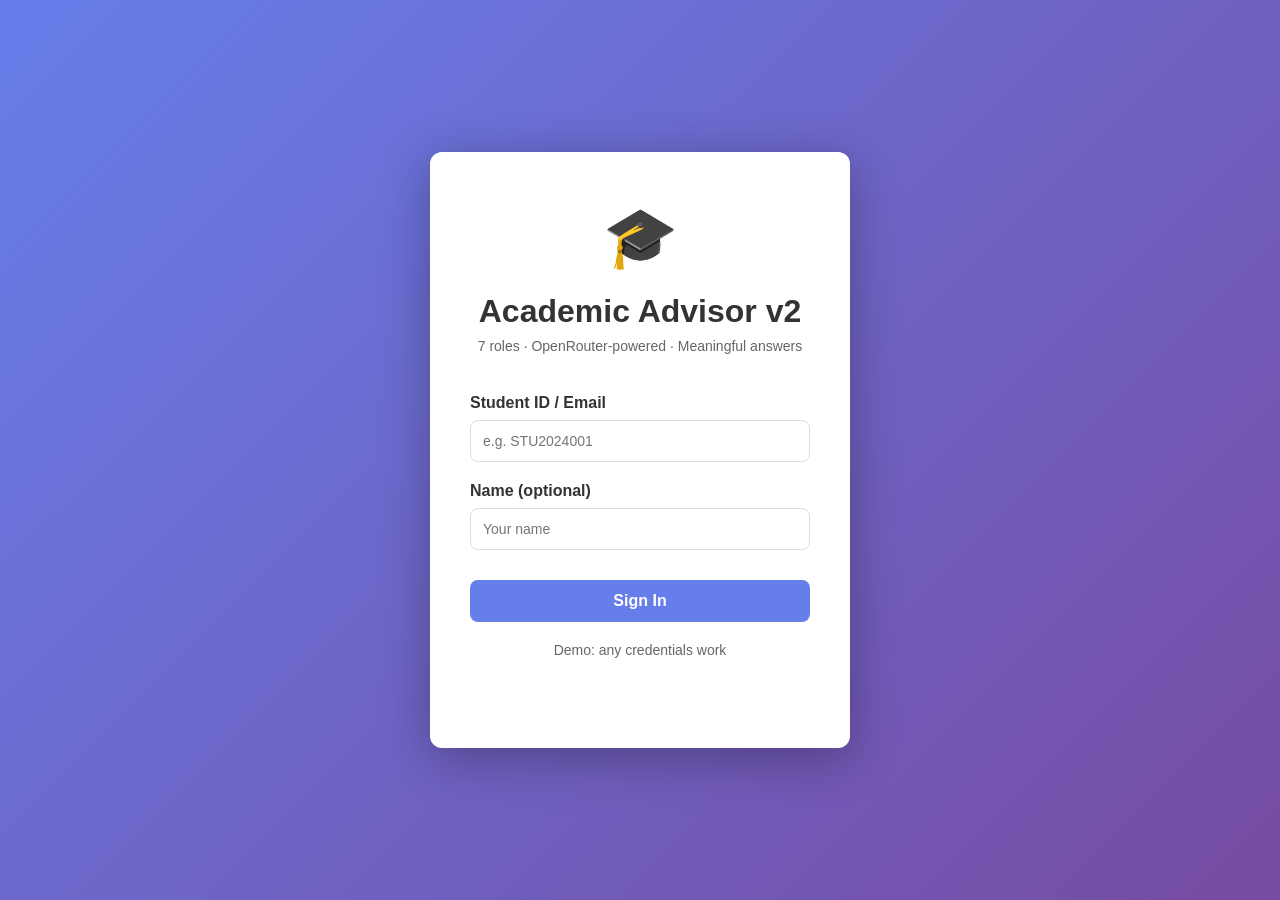
<file: templates/login.html>
<!DOCTYPE html>
<html lang="en">
<head>
    <meta charset="UTF-8">
    <meta name="viewport" content="width=device-width, initial-scale=1.0">
    <title>Academic Advisor v2 - Login</title>
    <style>
        * {
            margin: 0;
            padding: 0;
            box-sizing: border-box;
        }

        body {
            font-family: -apple-system, BlinkMacSystemFont, 'Segoe UI', Roboto, sans-serif;
            background: linear-gradient(135deg, #667eea 0%, #764ba2 100%);
            height: 100vh;
            display: flex;
            align-items: center;
            justify-content: center;
        }

        .login-box {
            background: white;
            padding: 50px 40px;
            border-radius: 12px;
            box-shadow: 0 10px 50px rgba(0,0,0,0.3);
            width: 100%;
            max-width: 420px;
            text-align: center;
        }

        .logo {
            font-size: 60px;
            margin-bottom: 20px;
        }

        .login-box h1 {
            color: #333;
            margin-bottom: 8px;
            font-size: 32px;
            font-weight: 700;
        }

        .login-box p {
            color: #666;
            margin-bottom: 40px;
            font-size: 14px;
        }

        .form-group {
            margin-bottom: 20px;
            text-align: left;
        }

        .form-group label {
            display: block;
            margin-bottom: 8px;
            font-weight: 600;
            color: #333;
        }

        .form-group input {
            width: 100%;
            padding: 12px;
            border: 1px solid #ddd;
            border-radius: 8px;
            font-size: 14px;
            transition: border-color 0.3s;
        }

        .form-group input:focus {
            outline: none;
            border-color: #667eea;
            box-shadow: 0 0 0 3px rgba(102, 126, 234, 0.1);
        }

        .btn-primary {
            width: 100%;
            padding: 12px;
            background: #667eea;
            color: white;
            border: none;
            border-radius: 8px;
            font-size: 16px;
            font-weight: 600;
            cursor: pointer;
            transition: background 0.3s;
            margin-top: 10px;
        }

        .btn-primary:hover {
            background: #5568d3;
        }

        .demo-note {
            font-size: 12px;
            color: #999;
            margin-top: 20px;
        }

        .error {
            color: #d32f2f;
            font-size: 13px;
            margin-top: 10px;
            display: none;
        }
    </style>
</head>
<body>
    <div class="login-box">
        <div class="logo">🎓</div>
        <h1>Academic Advisor v2</h1>
        <p>7 roles · OpenRouter-powered · Meaningful answers</p>
        
        <form id="loginForm">
            <div class="form-group">
                <label>Student ID / Email</label>
                <input type="text" id="studentId" placeholder="e.g. STU2024001" required>
            </div>
            <div class="form-group">
                <label>Name (optional)</label>
                <input type="text" id="studentName" placeholder="Your name">
            </div>
            <button type="submit" class="btn-primary">Sign In</button>
            <div class="error" id="errorMsg"></div>
        </form>
        
        <p class="demo-note">Demo: any credentials work</p>
    </div>

    <script>
        document.getElementById('loginForm').addEventListener('submit', (e) => {
            e.preventDefault();
            
            const studentId = document.getElementById('studentId').value.trim();
            const studentName = document.getElementById('studentName').value.trim();
            
            if (!studentId) {
                showError('Please enter Student ID');
                return;
            }
            
            // Send login request to backend
            fetch('/api/login', {
                method: 'POST',
                headers: {
                    'Content-Type': 'application/json'
                },
                body: JSON.stringify({
                    student_id: studentId,
                    student_name: studentName || 'Student ' + studentId
                })
            })
            .then(res => res.json())
            .then(data => {
                if (data.success) {
                    // Save to localStorage too
                    localStorage.setItem('currentStudent', JSON.stringify({
                        id: studentId,
                        name: studentName || 'Student ' + studentId
                    }));
                    
                    // Redirect to dashboard
                    window.location.href = '/dashboard';
                } else {
                    showError(data.error || 'Login failed');
                }
            })
            .catch(err => {
                console.error('Login error:', err);
                showError('Connection error. Please try again.');
            });
        });

        function showError(msg) {
            const errorEl = document.getElementById('errorMsg');
            errorEl.textContent = msg;
            errorEl.style.display = 'block';
            setTimeout(() => {
                errorEl.style.display = 'none';
            }, 3000);
        }
    </script>
</body>
</html>
</file>
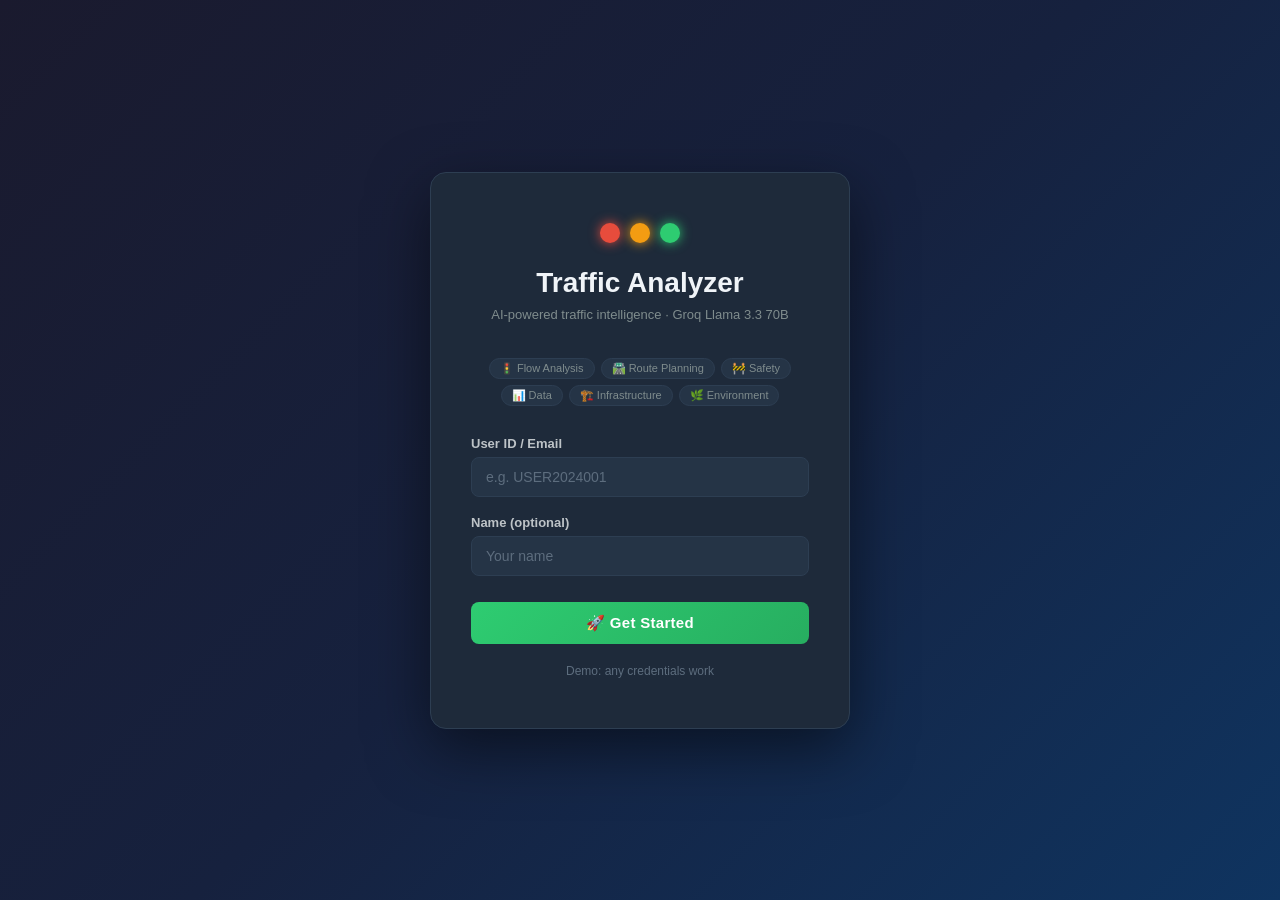
<file: templates/traffic_login.html>
<!DOCTYPE html>
<html lang="en">
<head>
    <meta charset="UTF-8">
    <meta name="viewport" content="width=device-width, initial-scale=1.0">
    <title>Traffic Analyzer — Login</title>
    <style>
        * { margin: 0; padding: 0; box-sizing: border-box; }

        body {
            font-family: -apple-system, BlinkMacSystemFont, 'Segoe UI', Roboto, sans-serif;
            background: linear-gradient(135deg, #1a1a2e 0%, #16213e 50%, #0f3460 100%);
            min-height: 100vh;
            display: flex;
            align-items: center;
            justify-content: center;
        }

        .login-box {
            background: #1e2a3a;
            padding: 50px 40px;
            border-radius: 16px;
            box-shadow: 0 20px 60px rgba(0,0,0,0.5);
            width: 100%;
            max-width: 420px;
            text-align: center;
            border: 1px solid #2d3e52;
        }

        .traffic-lights {
            display: flex;
            justify-content: center;
            gap: 10px;
            margin-bottom: 24px;
        }

        .light {
            width: 20px;
            height: 20px;
            border-radius: 50%;
        }

        .light.red   { background: #e74c3c; box-shadow: 0 0 12px #e74c3c; }
        .light.amber { background: #f39c12; box-shadow: 0 0 12px #f39c12; }
        .light.green { background: #2ecc71; box-shadow: 0 0 12px #2ecc71; }

        .login-box h1 {
            color: #f0f4f8;
            margin-bottom: 8px;
            font-size: 28px;
            font-weight: 700;
        }

        .login-box p.subtitle {
            color: #7f8c8d;
            margin-bottom: 36px;
            font-size: 13px;
        }

        .form-group {
            margin-bottom: 18px;
            text-align: left;
        }

        .form-group label {
            display: block;
            margin-bottom: 6px;
            font-weight: 600;
            color: #bdc3c7;
            font-size: 13px;
        }

        .form-group input {
            width: 100%;
            padding: 11px 14px;
            background: #253446;
            border: 1px solid #2d3e52;
            border-radius: 8px;
            font-size: 14px;
            color: #f0f4f8;
            transition: border-color 0.3s, box-shadow 0.3s;
        }

        .form-group input::placeholder { color: #5d6d7e; }

        .form-group input:focus {
            outline: none;
            border-color: #2ecc71;
            box-shadow: 0 0 0 3px rgba(46, 204, 113, 0.15);
        }

        .btn-primary {
            width: 100%;
            padding: 12px;
            background: linear-gradient(135deg, #2ecc71, #27ae60);
            color: white;
            border: none;
            border-radius: 8px;
            font-size: 15px;
            font-weight: 600;
            cursor: pointer;
            transition: opacity 0.3s, transform 0.1s;
            margin-top: 8px;
            letter-spacing: 0.3px;
        }

        .btn-primary:hover { opacity: 0.9; }
        .btn-primary:active { transform: scale(0.99); }

        .demo-note {
            font-size: 12px;
            color: #5d6d7e;
            margin-top: 20px;
        }

        .error {
            color: #e74c3c;
            font-size: 13px;
            margin-top: 10px;
            display: none;
            padding: 8px 12px;
            background: rgba(231, 76, 60, 0.1);
            border-radius: 6px;
            border: 1px solid rgba(231, 76, 60, 0.3);
        }

        .badge-row {
            display: flex;
            flex-wrap: wrap;
            gap: 6px;
            justify-content: center;
            margin-bottom: 30px;
        }

        .badge {
            background: #253446;
            color: #7f8c8d;
            font-size: 11px;
            padding: 3px 10px;
            border-radius: 20px;
            border: 1px solid #2d3e52;
        }
    </style>
</head>
<body>
    <div class="login-box">
        <div class="traffic-lights">
            <div class="light red"></div>
            <div class="light amber"></div>
            <div class="light green"></div>
        </div>
        <h1>Traffic Analyzer</h1>
        <p class="subtitle">AI-powered traffic intelligence · Groq Llama 3.3 70B</p>

        <div class="badge-row">
            <span class="badge">🚦 Flow Analysis</span>
            <span class="badge">🛣️ Route Planning</span>
            <span class="badge">🚧 Safety</span>
            <span class="badge">📊 Data</span>
            <span class="badge">🏗️ Infrastructure</span>
            <span class="badge">🌿 Environment</span>
        </div>

        <form id="loginForm">
            <div class="form-group">
                <label>User ID / Email</label>
                <input type="text" id="userId" placeholder="e.g. USER2024001" required>
            </div>
            <div class="form-group">
                <label>Name (optional)</label>
                <input type="text" id="userName" placeholder="Your name">
            </div>
            <button type="submit" class="btn-primary">🚀 Get Started</button>
            <div class="error" id="errorMsg"></div>
        </form>

        <p class="demo-note">Demo: any credentials work</p>
    </div>

    <script>
        document.getElementById('loginForm').addEventListener('submit', (e) => {
            e.preventDefault();

            const userId   = document.getElementById('userId').value.trim();
            const userName = document.getElementById('userName').value.trim();

            if (!userId) { showError('Please enter a User ID'); return; }

            fetch('/api/login', {
                method: 'POST',
                headers: { 'Content-Type': 'application/json' },
                body: JSON.stringify({
                    user_id  : userId,
                    user_name: userName || 'User ' + userId,
                })
            })
            .then(res => res.json())
            .then(data => {
                if (data.success) {
                    localStorage.setItem('currentUser', JSON.stringify({
                        id  : userId,
                        name: userName || 'User ' + userId,
                    }));
                    window.location.href = '/dashboard';
                } else {
                    showError(data.error || 'Login failed');
                }
            })
            .catch(() => showError('Connection error. Please try again.'));
        });

        function showError(msg) {
            const el = document.getElementById('errorMsg');
            el.textContent = msg;
            el.style.display = 'block';
            setTimeout(() => { el.style.display = 'none'; }, 3000);
        }
    </script>
</body>
</html>
</file>
